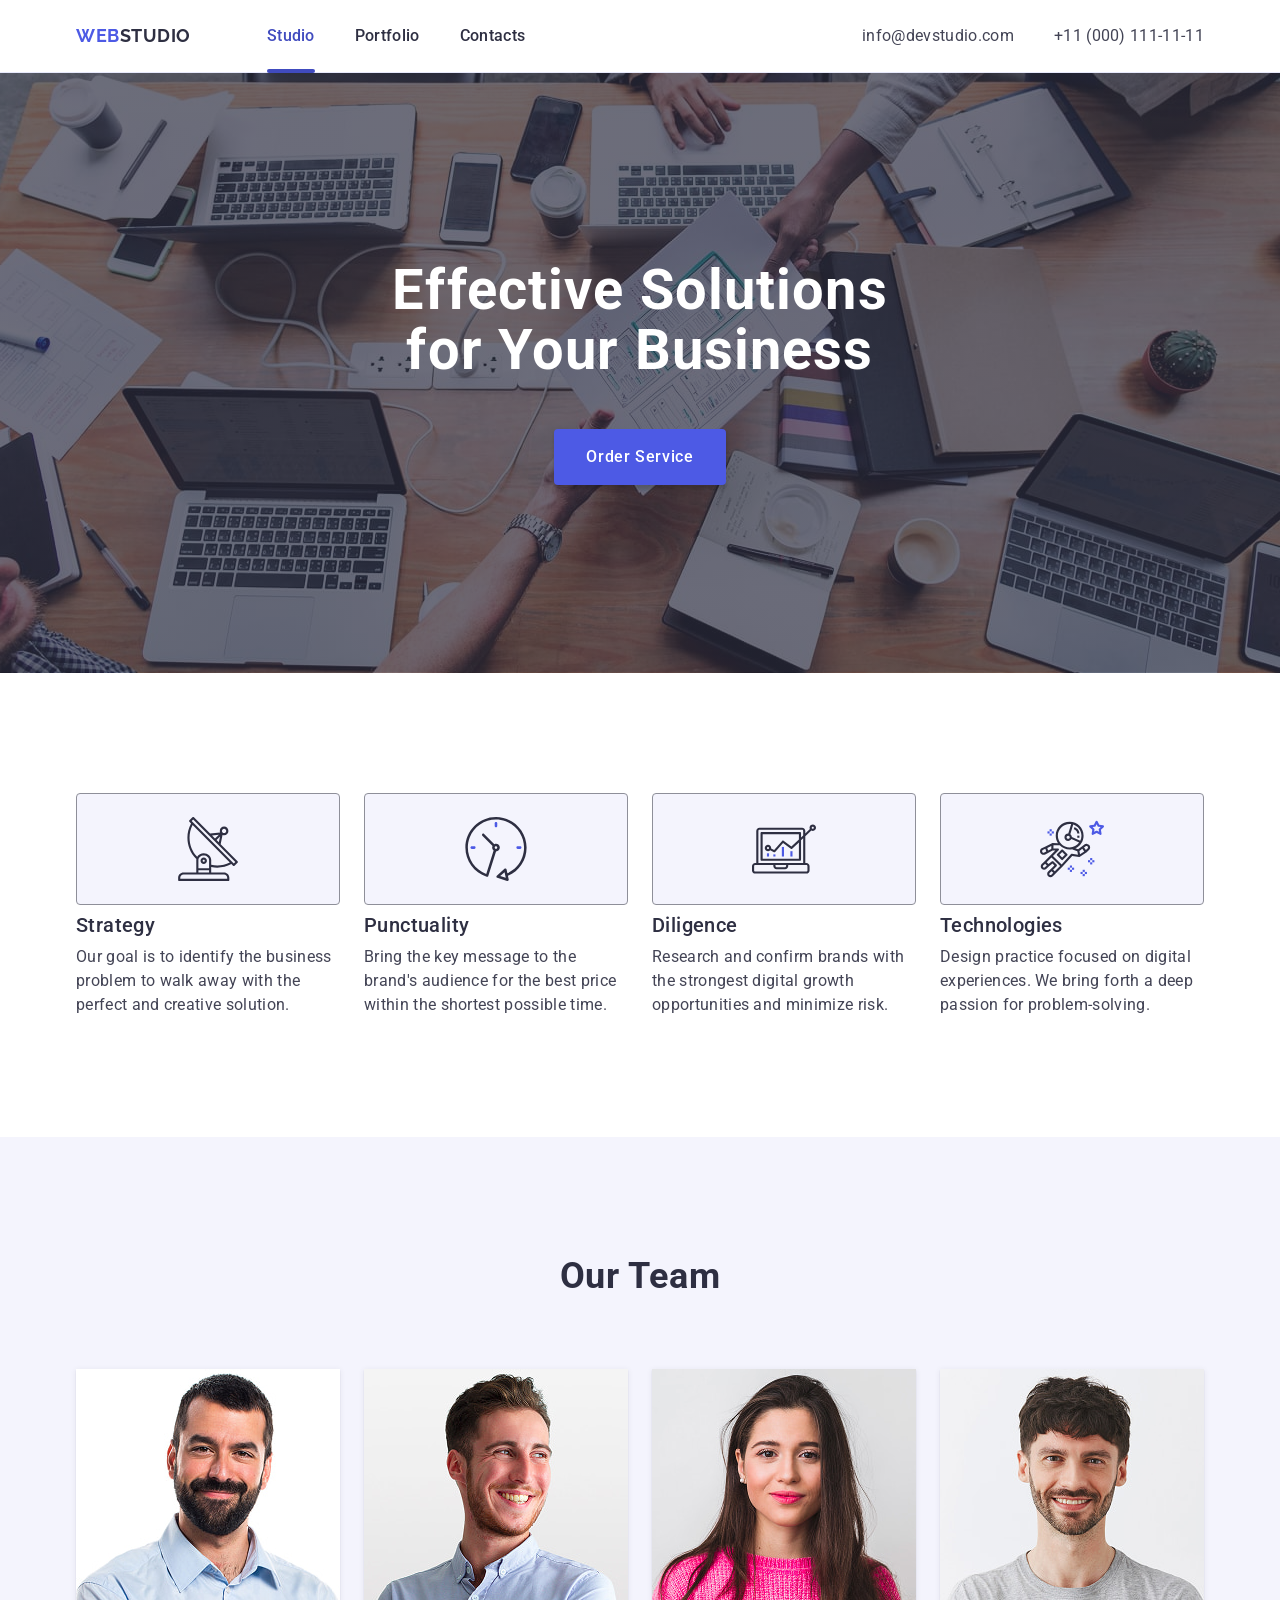
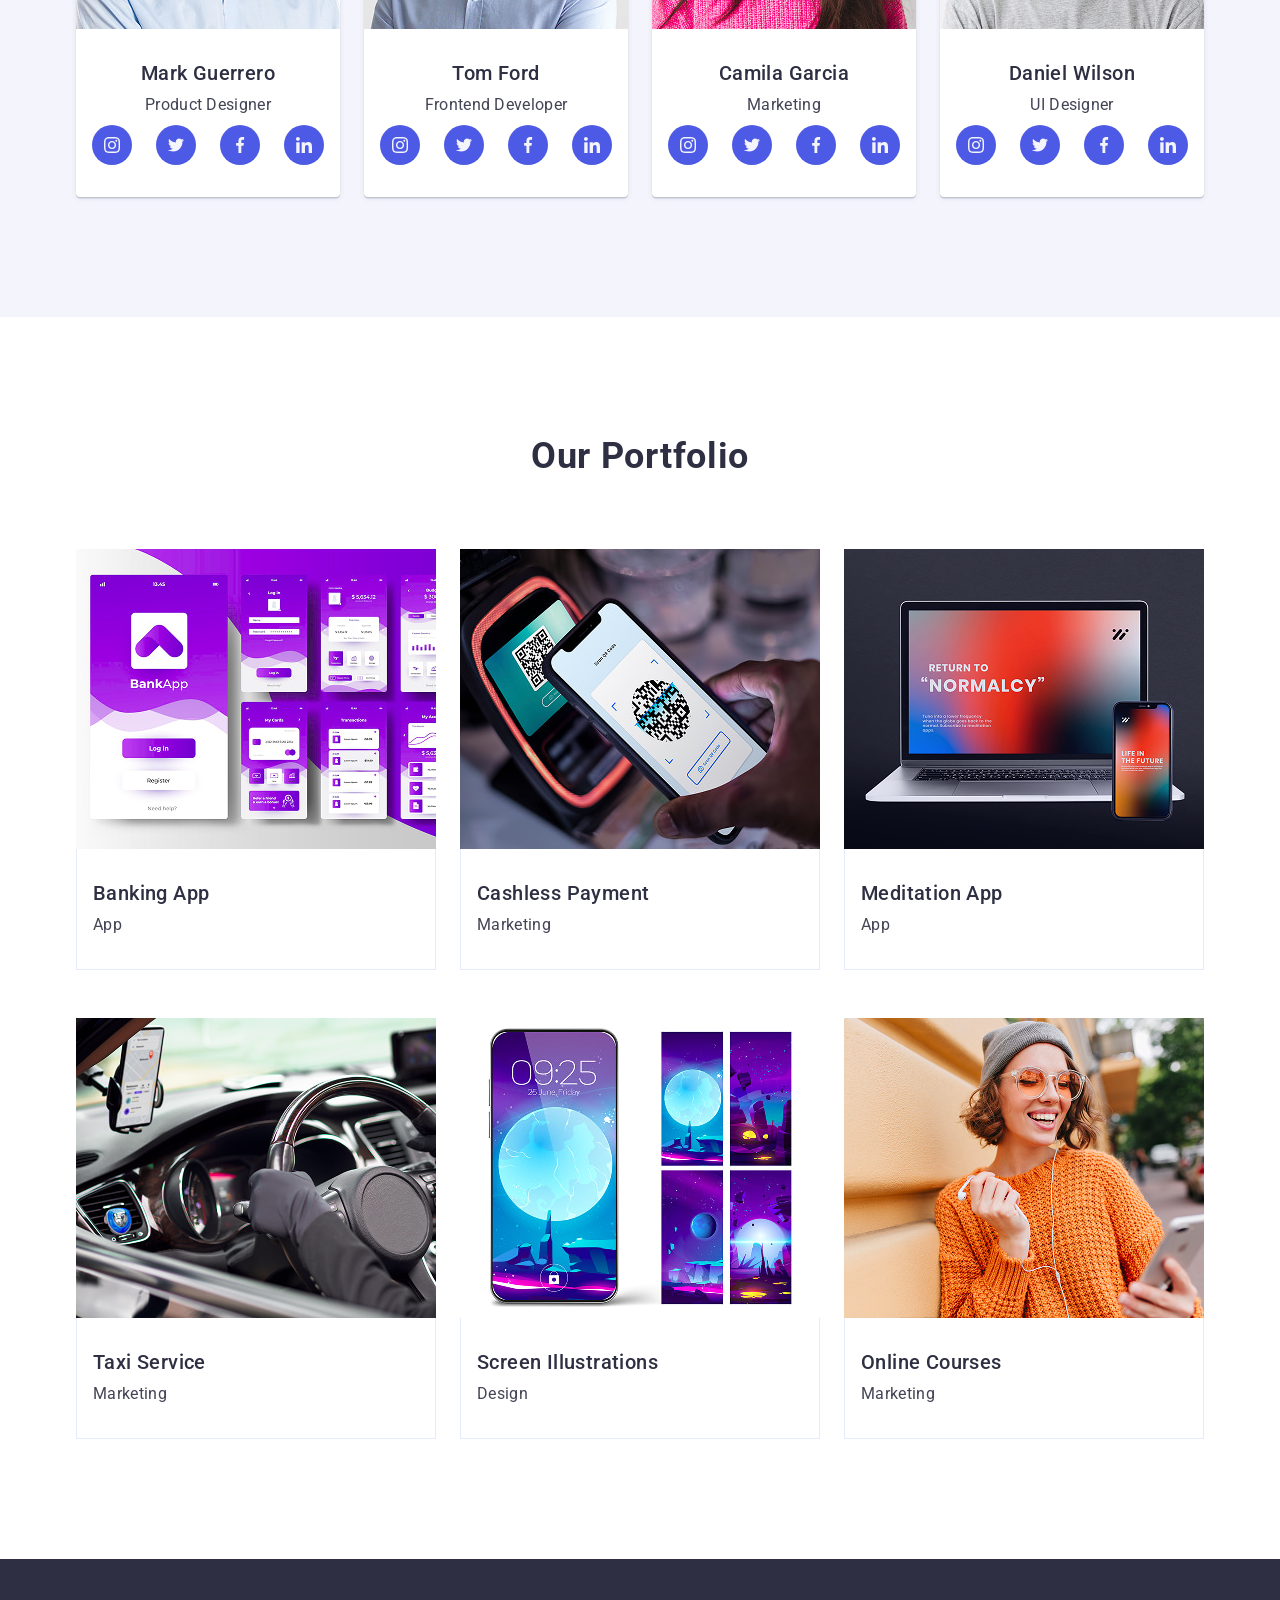
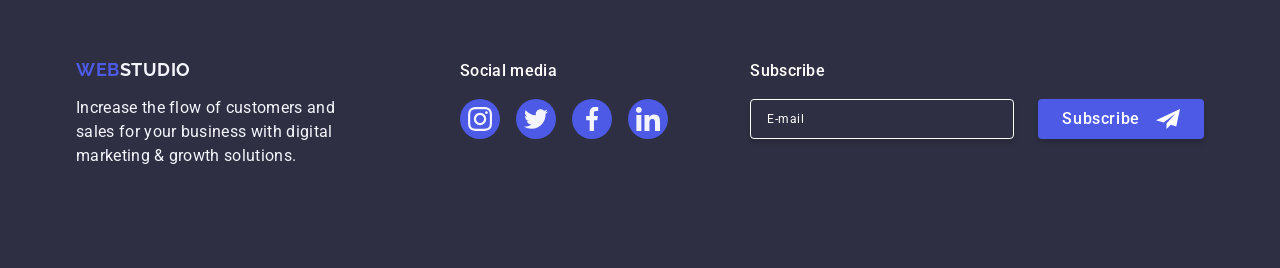
<file: index.html>
<!DOCTYPE html>
<html lang="en">
  <head>
    <meta charset="UTF-8" />
    <meta
      name="viewport"
      content="width=device-width, initial-scale=1.0"
    />
    <title>WebStudio</title>

    <link
      rel="stylesheet"
      href="https://cdnjs.cloudflare.com/ajax/libs/modern-normalize/3.0.1/modern-normalize.min.css"
      integrity="sha512-q6WgHqiHlKyOqslT/lgBgodhd03Wp4BEqKeW6nNtlOY4quzyG3VoQKFrieaCeSnuVseNKRGpGeDU3qPmabCANg=="
      crossorigin="anonymous"
      referrerpolicy="no-referrer"
    />

    <link
      rel="preconnect"
      href="https://fonts.googleapis.com"
    />
    <link
      rel="preconnect"
      href="https://fonts.gstatic.com"
      crossorigin
    />
    <link
      href="https://fonts.googleapis.com/css2?family=Raleway:wght@700&family=Roboto:ital,wght@0,100..900;1,100..900&display=swap"
      rel="stylesheet"
    />

    <link
      rel="stylesheet"
      href="./css/styles.css"
    />
  </head>

  <body>
    <!-- Header section -->
    <header class="header">
      <div class="container">
        <nav class="header-nav">
          <a
            class="logo header-logo"
            href="./index.html"
            >WEB<span class="logo-part">STUDIO</span></a
          >
          <ul class="nav-list">
            <li class="nav-item">
              <a
                class="nav-link current"
                href="./index.html"
                >Studio</a
              >
            </li>
            <li class="nav-item">
              <a
                class="nav-link"
                href=""
                >Portfolio</a
              >
            </li>
            <li class="nav-item">
              <a
                class="nav-link"
                href=""
                >Contacts</a
              >
            </li>
          </ul>
        </nav>
        <address class="contacts">
          <ul class="contacts-list">
            <li class="contacts-item">
              <a
                class="contacts-link"
                href="mailto:info@devstudio.com"
                >info@devstudio.com</a
              >
            </li>
            <li class="contacts-item">
              <a
                class="contacts-link"
                href="tel:+110001111111"
                >+11 (000) 111-11-11</a
              >
            </li>
          </ul>
        </address>
      </div>
    </header>

    <!-- Main section -->
    <main>
      <!-- Hero section -->
      <section class="hero">
        <div class="container">
          <h1 class="hero-title">Effective Solutions for Your Business</h1>
          <button
            class="btn"
            type="button"
            data-modal-open
          >
            Order Service
          </button>
        </div>
      </section>
      <!-- Features section -->
      <section class="section features">
        <div class="container">
          <h2 class="visually-hidden">Our Features</h2>
          <ul class="features-list">
            <li class="features-items">
              <div class="features-icon-container">
                <svg
                  class="features-icon"
                  width="64"
                  height="64"
                >
                  <use href="./images/icons.svg#icon-antenna-1"></use>
                </svg>
              </div>
              <h3 class="features-caption">Strategy</h3>
              <p class="features-desc">
                Our goal is to identify the business problem to walk away with
                the perfect and creative solution.
              </p>
            </li>
            <li class="features-items">
              <div class="features-icon-container">
                <svg
                  class="features-icon"
                  width="64"
                  height="64"
                >
                  <use href="./images/icons.svg#icon-clock-1"></use>
                </svg>
              </div>
              <h3 class="features-caption">Punctuality</h3>
              <p class="features-desc">
                Bring the key message to the brand's audience for the best price
                within the shortest possible time.
              </p>
            </li>
            <li class="features-items">
              <div class="features-icon-container">
                <svg
                  class="features-icon"
                  width="64"
                  height="64"
                >
                  <use href="./images/icons.svg#icon-diagram-1"></use>
                </svg>
              </div>
              <h3 class="features-caption">Diligence</h3>
              <p class="features-desc">
                Research and confirm brands with the strongest digital growth
                opportunities and minimize risk.
              </p>
            </li>
            <li class="features-items">
              <div class="features-icon-container">
                <svg
                  class="features-icon"
                  width="64"
                  height="64"
                >
                  <use href="./images/icons.svg#icon-astronaut-1"></use>
                </svg>
              </div>
              <h3 class="features-caption">Technologies</h3>
              <p class="features-desc">
                Design practice focused on digital experiences. We bring forth a
                deep passion for problem-solving.
              </p>
            </li>
          </ul>
        </div>
      </section>
      <!-- Team section -->
      <section class="section team-section">
        <div class="container">
          <h2 class="team-title">Our Team</h2>
          <ul class="team-list">
            <li class="team-item">
              <img
                class="team-ill"
                src="./images/team/team-card-1.jpg"
                alt="Mark Guerrero Product Designer"
                width="264"
                height="260"
              />
              <div class="team-card-content">
                <h3 class="team-member">Mark Guerrero</h3>
                <p class="team-pos">Product Designer</p>

                <ul class="team-soc-list">
                  <li class="team-soc-item">
                    <a
                      class="team-soc-link"
                      href=""
                    >
                      <svg
                        class="team-soc-icon"
                        width="16"
                        height="16"
                      >
                        <use href="./images/icons.svg#icon-instagram-2"></use>
                      </svg>
                    </a>
                  </li>
                  <li class="team-soc-item">
                    <a
                      class="team-soc-link"
                      href=""
                    >
                      <svg
                        class="team-soc-icon"
                        width="16"
                        height="16"
                      >
                        <use href="./images/icons.svg#icon-twitter-1"></use>
                      </svg>
                    </a>
                  </li>
                  <li class="team-soc-item">
                    <a
                      class="team-soc-link"
                      href=""
                    >
                      <svg
                        class="team-soc-icon"
                        width="16"
                        height="16"
                      >
                        <use href="./images/icons.svg#icon-facebook-1"></use>
                      </svg>
                    </a>
                  </li>
                  <li class="team-soc-item">
                    <a
                      class="team-soc-link"
                      href=""
                    >
                      <svg
                        class="team-soc-icon"
                        width="16"
                        height="16"
                      >
                        <use href="./images/icons.svg#icon-linkedin-1"></use>
                      </svg>
                    </a>
                  </li>
                </ul>
              </div>
            </li>
            <li class="team-item">
              <img
                class="team-ill"
                src="./images/team/team-card-2.jpg"
                alt="Tom Ford Frontend Developer"
                width="264"
                height="260"
              />
              <div class="team-card-content">
                <h3 class="team-member">Tom Ford</h3>
                <p class="team-pos">Frontend Developer</p>

                <ul class="team-soc-list">
                  <li class="team-soc-item">
                    <a
                      class="team-soc-link"
                      href=""
                    >
                      <svg
                        class="team-soc-icon"
                        width="16"
                        height="16"
                      >
                        <use href="./images/icons.svg#icon-instagram-2"></use>
                      </svg>
                    </a>
                  </li>
                  <li class="team-soc-item">
                    <a
                      class="team-soc-link"
                      href=""
                    >
                      <svg
                        class="team-soc-icon"
                        width="16"
                        height="16"
                      >
                        <use href="./images/icons.svg#icon-twitter-1"></use>
                      </svg>
                    </a>
                  </li>
                  <li class="team-soc-item">
                    <a
                      class="team-soc-link"
                      href=""
                    >
                      <svg
                        class="team-soc-icon"
                        width="16"
                        height="16"
                      >
                        <use href="./images/icons.svg#icon-facebook-1"></use>
                      </svg>
                    </a>
                  </li>
                  <li class="team-soc-item">
                    <a
                      class="team-soc-link"
                      href=""
                    >
                      <svg
                        class="team-soc-icon"
                        width="16"
                        height="16"
                      >
                        <use href="./images/icons.svg#icon-linkedin-1"></use>
                      </svg>
                    </a>
                  </li>
                </ul>
              </div>
            </li>
            <li class="team-item">
              <img
                class="team-ill"
                src="./images/team/team-card-3.jpg"
                alt="Camila Garcia Marketing"
                width="264"
                height="260"
              />
              <div class="team-card-content">
                <h3 class="team-member">Camila Garcia</h3>
                <p class="team-pos">Marketing</p>
                <ul class="team-soc-list">
                  <li class="team-soc-item">
                    <a
                      class="team-soc-link"
                      href=""
                    >
                      <svg
                        class="team-soc-icon"
                        width="16"
                        height="16"
                      >
                        <use href="./images/icons.svg#icon-instagram-2"></use>
                      </svg>
                    </a>
                  </li>
                  <li class="team-soc-item">
                    <a
                      class="team-soc-link"
                      href=""
                    >
                      <svg
                        class="team-soc-icon"
                        width="16"
                        height="16"
                      >
                        <use href="./images/icons.svg#icon-twitter-1"></use>
                      </svg>
                    </a>
                  </li>
                  <li class="team-soc-item">
                    <a
                      class="team-soc-link"
                      href=""
                    >
                      <svg
                        class="team-soc-icon"
                        width="16"
                        height="16"
                      >
                        <use href="./images/icons.svg#icon-facebook-1"></use>
                      </svg>
                    </a>
                  </li>
                  <li class="team-soc-item">
                    <a
                      class="team-soc-link"
                      href=""
                    >
                      <svg
                        class="team-soc-icon"
                        width="16"
                        height="16"
                      >
                        <use href="./images/icons.svg#icon-linkedin-1"></use>
                      </svg>
                    </a>
                  </li>
                </ul>
              </div>
            </li>
            <li class="team-item">
              <img
                class="team-ill"
                src="./images/team/team-card-4.jpg"
                alt="Daniel Wilson UI Designer"
                width="264"
                height="260"
              />
              <div class="team-card-content">
                <h3 class="team-member">Daniel Wilson</h3>
                <p class="team-pos">UI Designer</p>

                <ul class="team-soc-list">
                  <li class="team-soc-item">
                    <a
                      class="team-soc-link"
                      href=""
                    >
                      <svg
                        class="team-soc-icon"
                        width="16"
                        height="16"
                      >
                        <use href="./images/icons.svg#icon-instagram-2"></use>
                      </svg>
                    </a>
                  </li>
                  <li class="team-soc-item">
                    <a
                      class="team-soc-link"
                      href=""
                    >
                      <svg
                        class="team-soc-icon"
                        width="16"
                        height="16"
                      >
                        <use href="./images/icons.svg#icon-twitter-1"></use>
                      </svg>
                    </a>
                  </li>
                  <li class="team-soc-item">
                    <a
                      class="team-soc-link"
                      href=""
                    >
                      <svg
                        class="team-soc-icon"
                        width="16"
                        height="16"
                      >
                        <use href="./images/icons.svg#icon-facebook-1"></use>
                      </svg>
                    </a>
                  </li>
                  <li class="team-soc-item">
                    <a
                      class="team-soc-link"
                      href=""
                    >
                      <svg
                        class="team-soc-icon"
                        width="16"
                        height="16"
                      >
                        <use href="./images/icons.svg#icon-linkedin-1"></use>
                      </svg>
                    </a>
                  </li>
                </ul>
              </div>
            </li>
          </ul>
        </div>
      </section>
      <!-- Portfolio section -->
      <section class="section portfolio-section">
        <div class="container">
          <h2 class="portfolio-title">Our Portfolio</h2>
          <ul class="portfolio-list">
            <li class="portfolio-item">
              <div class="portfolio-image-wrapper">
                <img
                  class="portfolio-ill"
                  src="./images/portfolio/portfolio-1.jpg"
                  alt="Banking App"
                  width="360"
                  height="300"
                />
                <p class="portfolio-overlay">
                  14 Elegant and Sophisticated Designs for Your Business Idea.
                </p>
              </div>
              <div class="portfolio-card-content">
                <h3 class="portfolio-caption">Banking App</h3>
                <p class="portfolio-subtitle">App</p>
              </div>
            </li>
            <li class="portfolio-item">
              <div class="portfolio-image-wrapper">
                <img
                  class="portfolio-ill"
                  src="./images/portfolio/portfolio-2.jpg"
                  alt="Cashless Payment"
                  width="360"
                  height="300"
                />
                <p class="portfolio-overlay">
                  14 Elegant and Sophisticated Designs for Your Business Idea.
                </p>
              </div>
              <div class="portfolio-card-content">
                <h3 class="portfolio-caption">Cashless Payment</h3>
                <p class="portfolio-subtitle">Marketing</p>
              </div>
            </li>
            <li class="portfolio-item">
              <div class="portfolio-image-wrapper">
                <img
                  class="portfolio-ill"
                  src="./images/portfolio/portfolio-3.jpg"
                  alt="Meditation App"
                  width="360"
                  height="300"
                />
                <p class="portfolio-overlay">
                  14 Elegant and Sophisticated Designs for Your Business Idea.
                </p>
              </div>
              <div class="portfolio-card-content">
                <h3 class="portfolio-caption">Meditation App</h3>
                <p class="portfolio-subtitle">App</p>
              </div>
            </li>
            <li class="portfolio-item">
              <div class="portfolio-image-wrapper">
                <img
                  class="portfolio-ill"
                  src="./images/portfolio/portfolio-4.jpg"
                  alt="Taxi Service"
                  width="360"
                  height="300"
                />
                <p class="portfolio-overlay">
                  14 Elegant and Sophisticated Designs for Your Business Idea.
                </p>
              </div>
              <div class="portfolio-card-content">
                <h3 class="portfolio-caption">Taxi Service</h3>
                <p class="portfolio-subtitle">Marketing</p>
              </div>
            </li>
            <li class="portfolio-item">
              <div class="portfolio-image-wrapper">
                <img
                  class="portfolio-ill"
                  src="./images/portfolio/portfolio-5.jpg"
                  alt="Screen Illustrations"
                  width="360"
                  height="300"
                />
                <p class="portfolio-overlay">
                  14 Elegant and Sophisticated Designs for Your Business Idea.
                </p>
              </div>
              <div class="portfolio-card-content">
                <h3 class="portfolio-caption">Screen Illustrations</h3>
                <p class="portfolio-subtitle">Design</p>
              </div>
            </li>
            <li class="portfolio-item">
              <div class="portfolio-image-wrapper">
                <img
                  class="portfolio-ill"
                  src="./images/portfolio/portfolio-6.jpg"
                  alt="Online Courses"
                  width="360"
                  height="300"
                />
                <p class="portfolio-overlay">
                  14 Elegant and Sophisticated Designs for Your Business Idea.
                </p>
              </div>
              <div class="portfolio-card-content">
                <h3 class="portfolio-caption">Online Courses</h3>
                <p class="portfolio-subtitle">Marketing</p>
              </div>
            </li>
          </ul>
        </div>
      </section>
    </main>
    <!-- footer section -->

    <footer class="page-footer">
      <!-- контейнер для всього футера -->
      <div class="container footer-container">
        <!-- контейнер для вмісту правої частини футера -->
        <div class="footer-info">
          <a
            class="logo footer-logo"
            href="./index.html"
          >
            WEB<span class="logo-part-light">STUDIO</span>
          </a>
          <p class="footer-slog">
            Increase the flow of customers and sales for your business with
            digital marketing & growth solutions.
          </p>
        </div>
        <!-- контейнер для вмісту лівої частини футера -->
        <div class="footer-social-media">
          <p class="footer-social-title">Social media</p>
          <ul class="footer-social-list">
            <li class="footer-social-item">
              <a
                class="footer-social-link"
                href=""
              >
                <svg
                  class="footer-social-icon"
                  width="24"
                  height="24"
                >
                  <use href="./images/icons.svg#icon-instagram-2"></use>
                </svg>
              </a>
            </li>
            <li class="footer-social-item">
              <a
                class="footer-social-link"
                href=""
              >
                <svg
                  class="footer-social-icon"
                  width="24"
                  height="24"
                >
                  <use href="./images/icons.svg#icon-twitter-1"></use>
                </svg>
              </a>
            </li>
            <li class="footer-social-item">
              <a
                class="footer-social-link"
                href=""
              >
                <svg
                  class="footer-social-icon"
                  width="24"
                  height="24"
                >
                  <use href="./images/icons.svg#icon-facebook-1"></use>
                </svg>
              </a>
            </li>
            <li class="footer-social-item">
              <a
                class="footer-social-link"
                href=""
              >
                <svg
                  class="footer-social-icon"
                  width="24"
                  height="24"
                >
                  <use href="./images/icons.svg#icon-linkedin-1"></use>
                </svg>
              </a>
            </li>
          </ul>
        </div>
        <!-- контейнер для форми футера -->
        <div class="footer-subscribe">
          <p class="footer-subscribe-title">Subscribe</p>
          <form class="footer-subscribe-form">
            <label class="footer-subscribe-label">
              <input
                type="email"
                name="footer-email"
                class="footer-subscribe-input"
                placeholder="E-mail"
                required
              />
            </label>
            <button
              type="submit"
              class="footer-subscribe-btn btn"
            >
              Subscribe
              <svg
                class="footer-subscribe-icon"
                width="24"
                height="24"
              >
                <use href="./images/icons.svg#icon-send"></use>
              </svg>
            </button>
          </form>
        </div>
      </div>
    </footer>
    <!-- формуємо модальне вікно backdrop -->
    <div
      class="backdrop"
      data-modal
    >
      <div class="modal">
        <button
          type="button"
          class="modal-close-btn"
          data-modal-close
        >
          <svg
            class="modal-close-icon"
            width="8"
            height="8"
          >
            <use href="./images/icons.svg#icon-close"></use>
          </svg>
        </button>

        <p class="modal-title">Leave your contacts and we will call you back</p>
        <form class="modal-form">
          <div class="modal-field-wrapper">
            <label
              for="user-name"
              class="modal-label"
              >Name</label
            >
            <div class="modal-input-wrapper">
              <input
                type="text"
                name="user-name"
                id="user-name"
                class="modal-input"
                required
              />
              <svg
                class="modal-input-icon"
                width="18"
                height="24"
              >
                <use href="./images/icons.svg#icon-person"></use>
              </svg>
            </div>
          </div>

          <div class="modal-field-wrapper">
            <label
              for="user-phone"
              class="modal-label"
              >Phone</label
            >
            <div class="modal-input-wrapper">
              <input
                type="tel"
                name="user-phone"
                id="user-phone"
                class="modal-input"
                required
              />
              <svg
                class="modal-input-icon"
                width="18"
                height="24"
              >
                <use href="./images/icons.svg#icon-phone"></use>
              </svg>
            </div>
          </div>

          <div class="modal-field-wrapper">
            <label
              for="user-email"
              class="modal-label"
              >Email</label
            >
            <div class="modal-input-wrapper">
              <input
                type="email"
                name="user-email"
                id="user-email"
                class="modal-input"
                required
              />
              <svg
                class="modal-input-icon"
                width="18"
                height="24"
              >
                <use href="./images/icons.svg#icon-email"></use>
              </svg>
            </div>
          </div>

          <div class="modal-field-wrapper-comment">
            <label
              for="user-comment"
              class="modal-label"
              >Comment</label
            >
            <textarea
              name="user-comment"
              id="user-comment"
              class="modal-textarea"
              placeholder="Text input"
            ></textarea>
          </div>

          <div class="modal-checkbox-wrapper">
            <input
              type="checkbox"
              name="user-privacy"
              id="user-privacy"
              value="true"
              class="modal-check visually-hidden"
              required
            />
            <label
              for="user-privacy"
              class="modal-check-label"
            >
              <span class="modal-custom-check">
                <svg
                  class="modal-check-icon"
                  width="10"
                  height="8"
                >
                  <use href="./images/icons.svg#icon-check"></use>
                </svg>
              </span>
              I accept the terms and conditions of the
              <a
                href=""
                class="privacy-link"
                >Privacy Policy</a
              >
            </label>
          </div>

          <button
            type="submit"
            class="modal-submit-btn btn"
          >
            Send
          </button>
        </form>
      </div>
    </div>
    <script src="./js/modal.js"></script>
  </body>
</html>
</file>
<file: css/styles.css>
/* #region Colors */
  :root {
  --primary-brand: #4d5ae5;   /* IRIS */
  --pressed-state: #404bbf;   /* OCEAN */
  --dark: #2e2f42;            /* NAVY BLUE */
  --success: #31d0aa;         /* GREEN (для ховерів у футері) */
  --text: #434455;            /* SLATE */
  --subtle-text: #8e8f99;      /* LIGHT SLATE */
  --accent: #e7e9fc;          /* CORNFLOWER */
  --light: #f4f4fd;           /* CLOUD */
  --white: #ffffff;           /* WHITE */
  --modal-overlay: rgba(46, 47, 66, 0.4); /* NAVY BLUE MODAL */
  --hero-background: rgba(46, 47, 66, 0.7); /* GREY */
}
/* #endregion */

/* #region Base styles */
body {
    font-family: "Roboto", sans-serif; 
    color: #434455;
    background-color: #fff;
}
/* #endregion */

/* #region resets */
h1,h2,h3,h4,h5,h6,p{
  margin:0;
  padding: 0;
}

ul,ol{
  list-style-type: none;
    margin:0;
    padding: 0;

}

a{
    text-decoration: none;
    color:currentColor;
}
button {
  cursor: pointer;
  border: none;
  background-color: transparent;
}
address {
  font-style: normal;
}
img {
  display: block;
  max-width: 100%;
  height: auto;
}
/* #endregion */

/* #region common */
.container {
  width: 1158px;
  padding: 0 15px;
  margin: 0 auto;

  /* outline: 2px solid red;
  outline-offset: -2px; */
}
.section {
  padding: 120px 0;
}
h2 {font-weight: 700;
  font-size: 36px;
  line-height: 1.11;
  letter-spacing: 0.02em;
  text-align: center; /* Зазвичай h2 на макетах центровані */
  text-transform: capitalize;
  color: #2e2f42;

}
h3 {
    font-weight: 500;
  font-size: 20px;
  line-height: 1.2;
  letter-spacing: 0.02em;
  color: #2e2f42;
}
p {
  font-size: 16px;
  line-height: 1.5;
  letter-spacing: 0.02em;
  color: #434455;

}
.visually-hidden {
  position: absolute;
  width: 1px;
  height: 1px;
  margin: -1px;
  border: 0;
  padding: 0;
  
  white-space: nowrap;
  clip-path: inset(100%);
  clip: rect(0 0 0 0);
  overflow: hidden;
  }
.logo {
  font-family: "Raleway", sans-serif;
  font-weight: 700;
  font-size: 18px;
  line-height: 1.17;
  letter-spacing: 0.03em;
  text-transform: uppercase;
  color: #4d5ae5;
}
/* #endregion */

/* #region header */

.header {
  border-bottom: 1px solid #e7e9fc; /* Додаємо лінію знизу для візуального розділення */
/* Додаємо тінь за макетом */
  box-shadow: 0px 2px 1px rgba(46, 47, 66, 0.08),
              0px 1px 1px rgba(46, 47, 66, 0.16),
              0px 1px 6px rgba(46, 47, 66, 0.08);
          }

.header> .container{
  display: flex;
  align-items: center; /* Центруємо елементи по вертикалі */
}

.header-nav {
  display:flex;
  align-items: center;
  flex-grow: 1;
}
.logo {
  margin-right: 76px;
}
.header-logo .logo-part {
  color: #2e2f42; /* Тільки міняємо колір для STUDIO */
}
.nav-list {
  display:flex;
  gap:40px;
}
.nav-item {
}
.nav-link {
  display:block;
  padding: 24px 0;
  font-weight: 500;
  font-size: 16px;          /* Додаємо */
  line-height: 1.5;         /* Додаємо */
  letter-spacing: 0.02em;   /* Додаємо */
  color: #2e2f42;
  position: relative; /* Щоб підкреслення ::after не втекло */
  transition: color 250ms cubic-bezier(0.4, 0, 0.2, 1);
    /* Плавна зміна кольору */
}
.contacts {
  margin-left: auto;
}

.contacts-list {
  display:flex;
  gap: 40px;
}
.contacts-item {
}
.contacts-link {
  display:block;
  padding: 24px 0;
  font-size: 16px;
  line-height: 1.5;
  letter-spacing: 0.02em;
  color: #434455;
  /* align-items: center;
  justify-content: center; */
}

.nav-link:hover,
.nav-link:focus,
.nav-link.current,
.contacts-link:hover,
.contacts-link:focus{
  color: #404bbf;
}

/* Синя лінія під активним пунктом (Studio) */
.nav-link.current::after {
  content: "";
  position: absolute;
  left: 0;
  bottom: -1px;
  height: 4px;
  width: 100%;
  background-color: #404bbf;
  border-radius: 2px;
}

/* Додаємо transition також для контактів */
.contacts-link {
  display: block;
  padding: 24px 0;
  font-size: 16px;
  line-height: 1.5;
  letter-spacing: 0.02em;
  color: #434455;
  transition: color 250ms cubic-bezier(0.4, 0, 0.2, 1);
}


/* #endregion */

/* #region Hero */
.hero {
  /* Обмежуємо ширину та центруємо за ТЗ */
    max-width: 1440px;
    margin: 0 auto;

    /* Додаємо фон з градієнтом */
      background-color: #2e2f42;
      background-image: linear-gradient(rgba(46, 47, 66, 0.7),
          rgba(46, 47, 66, 0.7)),
        url(../images/people-office_1.jpg);

    background-repeat: no-repeat;
    background-position: center;
    background-size: cover;
    padding: 188px 0;
}
.hero-title {
  font-size: 56px;
  line-height: 1.07;
  letter-spacing: 0.02em;   /* Додаємо */
  color: #fff;
  max-width: 496px;
  margin: 0 auto 48px;
  text-align: center;
  }
.btn{
  display: block;
  margin: 0 auto;
  min-width: 169px;
  height: 56px;
  padding: 16px 32px;
  background-color: #4d5ae5;
  font-weight: 500;
  line-height: 1.5;
  letter-spacing: 0.04em;
  color: #fff;
  border-radius: 4px;
  box-shadow: 0 4px 4px 0 rgba(0, 0, 0, 0.15);
  transition: background-color 250ms cubic-bezier(0.4, 0, 0.2, 1);
    }
.btn:hover,
.btn:focus{
  background-color: #404bbf;

}

/* #endregion */

/* #region Features */
.features{

}
.features-list {
  display: flex;
  gap: 24px;
}
/* Контейнер для іконки */
.features-icon-container {
  display: flex;
  align-items: center;
  justify-content: center;
  height: 112px;
  background-color: var(--light); /* Твій колір #f4f4fd */
  border-radius: 4px;
  margin-bottom: 8px; /* Відступ до заголовка */
  /* Додаємо рамку за ТЗ */
  border: 1px solid #8e8f99;
}

/* Стиль самої іконки */
.features-icon {
  /* Якщо в Icomoon ти видалив колір, вона стане темно-синьою */
  fill: var(--dark); 
}

.features-items {
  width: calc((100% - 72px) / 4);

}
.features-caption {
  font-weight: 500;
  margin-bottom: 8px;
}
.features-desc {
}

/* #endregion */

/* #region Team */
.team-section {
    background-color: #f4f4fd;
}
.team-title{
  margin-bottom: 72px;
}
.team-list {
  display: flex;
  gap: 24px;
}
.team-item {
  background-color: #ffffff;
  width: calc((100% - 72px) / 4);
  border-radius: 0px 0px 4px 4px;
box-shadow: 0px 1px 6px rgba(46, 47, 66, 0.08),
            0px 1px 1px rgba(46, 47, 66, 0.16),
            0px 2px 1px rgba(46, 47, 66, 0.08);
}
.team-card-content {
  padding: 32px 16px;
  text-align: center;
} 
.team-ill {

}
.team-member {
  margin-bottom: 8px;
}
.team-pos {
  margin-bottom: 8px;
    /* Додаємо відступ до іконок */
}
.team-soc-list {
  display: flex;
  justify-content: center;
  gap: 24px;
}
/* --- TEAM SOCIALS --- */
.team-soc-link {
  width: 40px;
  height: 40px;
  background-color: var(--primary-brand);
  border-radius: 50%;
  display: flex;
  align-items: center;
  justify-content: center;
  transition: background-color 250ms cubic-bezier(0.4, 0, 0.2, 1);
}
.team-soc-link:hover, .team-soc-link:focus {
  background-color: var(--pressed-state);
}
.team-soc-icon {
  fill: var(--light);
}
/* #endregion */

/* #region portfolio */
.portfolio-section {
  padding: 120px 0;
}

.portfolio-title {
  margin-bottom: 72px;
}

.portfolio-list {
  display: flex;
  flex-wrap: wrap;
  column-gap: 24px;
  row-gap: 48px;
}

.portfolio-item {
  width: calc((100% - 48px) / 3);
  background-color: #ffffff;
  transition: box-shadow 250ms cubic-bezier(0.4, 0, 0.2, 1);
}

.portfolio-item:hover {
  box-shadow: 0px 1px 6px rgba(46, 47, 66, 0.08),
    0px 1px 1px rgba(46, 47, 66, 0.16),
    0px 2px 1px rgba(46, 47, 66, 0.08);
}

.portfolio-image-wrapper {
  position: relative;
  overflow: hidden;
}

.portfolio-overlay {
  position: absolute;
  top: 0;
  left: 0;
  width: 100%;
  height: 100%;
  background-color: #4d5ae5;
  color: #f4f4fd;
  padding: 40px 32px;
  font-size: 16px;
  line-height: 1.5;
  letter-spacing: 0.02em;
  transform: translateY(100%);
  transition: transform 250ms cubic-bezier(0.4, 0, 0.2, 1);
}

.portfolio-item:hover .portfolio-overlay {
  transform: translateY(0);
}

.portfolio-card-content {
  padding: 32px 16px;
  border: 1px solid #e7e9fc;
  border-top: none;
}

.portfolio-caption {
  margin-bottom: 8px;
}

.portfolio-subtitle {
  margin-bottom: 0;
}

/* #endregion */

/* #region footer */
.page-footer {
  background-color: var(--dark);
  padding: 100px 0;
}

.footer-container {
  display: flex;
  align-items: baseline;
}

.footer-info {
  margin-right: 120px;
}

.footer-logo {
  display: inline-block;
  margin-bottom: 16px;
}

/* Оновлений селектор, щоб Studio була білою */
.footer-logo .logo-part-light {
  color: #f4f4fd;
}

.footer-slog {
  color: #f4f4fd;
  line-height: 1.5;
  letter-spacing: 0.02em;
  max-width: 264px;
}
/* --- Social Media --- */
.footer-social-title {
  font-weight: 500;
  font-size: 16px;
  line-height: 1.5;
  letter-spacing: 0.02em;
  color: var(--white);
  margin-bottom: 16px;
}

.footer-social-list {
  display: flex;
  gap: 16px;
}

.footer-social-item {
  width: 40px;
  height: 40px;
}

.footer-social-link {
  width: 100%;
  height: 100%;
  background-color: var(--primary-brand);
  border-radius: 50%;
  display: flex;
  align-items: center;
  justify-content: center;
  transition: background-color 250ms cubic-bezier(0.4, 0, 0.2, 1);
}

.footer-social-link:hover,
.footer-social-link:focus {
  background-color: #31d0aa;
  /* Зелений за ТЗ */
}

.footer-social-icon {
  fill: var(--light);
}
/* форма subscribe */
.footer-subscribe {
  margin-left: auto;/* Притискаємо до правого краю */
}

.footer-subscribe-title {
  margin-bottom: 16px;
  font-weight: 500;
  font-size: 16px;
  line-height: 1.5;
  letter-spacing: 0.02em;
  color: #fff;
}

.footer-subscribe-form {
  display: flex;
  gap: 24px;
}

.footer-subscribe-input {
  width: 264px;
  height: 40px;
  border: 1px solid #fff;
  background-color: transparent;
  font-size: 12px;
  line-height: 2;
  letter-spacing: 0.04em;
  padding-left: 16px;
  color: #fff;
  border-radius: 4px;
  /* Тінь точно за макетом (пункт D1) */
  box-shadow: 0px 4px 4px 0px rgba(0, 0, 0, 0.15);
  transition: border-color 250ms cubic-bezier(0.4, 0, 0.2, 1);
}

.footer-subscribe-input::placeholder {
  color: #fff;
}

.footer-subscribe-input:focus {
  border-color: #31d0aa; 
  outline: none;         /* Прибираємо стандартне обведення */
}

.footer-subscribe-btn {
  display: flex;
  justify-content: center;
  align-items: center;
  min-width: 165px;
  height: 40px;
  padding: 8px 24px;

  transition: background-color 250ms cubic-bezier(0.4, 0, 0.2, 1);
}

.footer-subscribe-btn:hover,
.footer-subscribe-btn:focus {
  background-color: #31d0aa;
  
}

.footer-subscribe-icon {
  margin-left: 16px;
  fill: #ffffff;
}
/* #endregion */

/* #region Backdrop & Modal */

.backdrop {
  position: fixed;
  top: 0;
  left: 0;
  width: 100%;
  height: 100%;
  background-color: var(--modal-overlay);

  /* Додаємо ці три рядки для центрування: */
    display: flex;
    align-items: center;
    justify-content: center;


  opacity: 0;
  visibility: hidden;
  pointer-events: none;
  transition: opacity 250ms cubic-bezier(0.4, 0, 0.2, 1), 
              visibility 250ms cubic-bezier(0.4, 0, 0.2, 1);
}

.backdrop.is-open {
  opacity: 1;
  visibility: visible;
  pointer-events: auto;
}

.modal {
  position: relative;/* Додаємо контекст для кнопки-хрестика */

  width: 408px;
  min-height: 584px;
  background-color: #fcfcfc;
  border-radius: 4px;
  padding: 72px 24px 24px 24px;
  box-shadow: 0px 1px 1px rgba(0, 0, 0, 0.14), 
              0px 1px 3px rgba(0, 0, 0, 0.12), 
              0px 2px 1px rgba(0, 0, 0, 0.2);
}

.modal-close-btn {
  position: absolute;
  top: 24px;
  right: 24px;
  width: 24px;
  height: 24px;
  border-radius: 50%;
  display: flex;
  align-items: center;
  justify-content: center;
  background-color: var(--accent);
  border: 1px solid rgba(0, 0, 0, 0.1);
  padding: 0;
  cursor: pointer;
  transition: background-color 250ms cubic-bezier(0.4, 0, 0.2, 1), 
              border 250ms cubic-bezier(0.4, 0, 0.2, 1);
}

.modal-close-btn:hover,
.modal-close-btn:focus {
  background-color: var(--pressed-state);
  border: none;
}

.modal-close-icon {
  fill: var(--dark);
  transition: fill 250ms cubic-bezier(0.4, 0, 0.2, 1);
}

.modal-close-btn:hover .modal-close-icon,
.modal-close-btn:focus .modal-close-icon {
  fill: #ffffff;
}

.modal-title {
  font-weight: 500;
  font-size: 16px;
  line-height: 1.5;
  text-align: center;
  letter-spacing: 0.02em;
  color: var(--dark);
  margin-bottom: 16px;
}

/* --- Поля форми --- */

.modal-field-wrapper {
  margin-bottom: 8px;
}

.modal-field-wrapper-comment {
  margin-bottom: 16px;
}

.modal-label {
  display: block;
  font-size: 12px;
  line-height: 1.17;
  letter-spacing: 0.04em;
  color: var(--subtle-text);
  margin-bottom: 4px;
}

.modal-input-wrapper {
  position: relative;
}

.modal-input {
  width: 100%;
  height: 40px;
  border: 1px solid rgba(46, 47, 66, 0.4);
  border-radius: 4px;
  background-color: transparent;
  padding-left: 38px;
  outline: transparent;
  transition: border-color 250ms cubic-bezier(0.4, 0, 0.2, 1);
}

.modal-input:focus {
  border-color: var(--primary-brand);
}

.modal-input-icon {
  position: absolute;
  left: 16px;
  top: 50%;
  transform: translateY(-50%);
  fill: var(--dark);
  transition: fill 250ms cubic-bezier(0.4, 0, 0.2, 1);
}

.modal-input:focus + .modal-input-icon {
  fill: var(--primary-brand);
}

.modal-textarea {
  width: 100%;
  height: 120px;
  font-size: 12px;
  line-height: 1.17;
  letter-spacing: 0.04em;
  color: rgba(46, 47, 66, 0.4);
  border: 1px solid rgba(46, 47, 66, 0.4);
  border-radius: 4px;
  background-color: transparent;
  padding: 8px 16px;
  outline: transparent;
  resize: none;
  transition: border-color 250ms cubic-bezier(0.4, 0, 0.2, 1);
}

.modal-textarea:focus {
  border-color: var(--primary-brand);
}

/* --- Чекбокс --- */

.modal-checkbox-wrapper {
  margin-bottom: 24px;
}

.modal-check-label {
  font-size: 12px;
  line-height: 1.33;
  letter-spacing: 0.04em;
  color: var(--subtle-text);
}

.modal-custom-check {
  width: 16px;
  height: 16px;
  border: 1px solid rgba(46, 47, 66, 0.4);
  border-radius: 2px;
  transition: background-color 250ms cubic-bezier(0.4, 0, 0.2, 1), 
              border 250ms cubic-bezier(0.4, 0, 0.2, 1), 
              fill 250ms cubic-bezier(0.4, 0, 0.2, 1);
  display: inline-flex;
  align-items: center;
  justify-content: center;
  fill: transparent;
  margin-right: 8px;
}

.modal-check:checked + .modal-check-label .modal-custom-check {
  background-color: var(--pressed-state);
  border: none;
  fill: var(--light);
}

.privacy-link {
  color: var(--primary-brand);
  text-decoration: underline;
}

.modal-submit-btn {
  display: block;
  margin: 0 auto;
}

/* #endregion */
</file>
